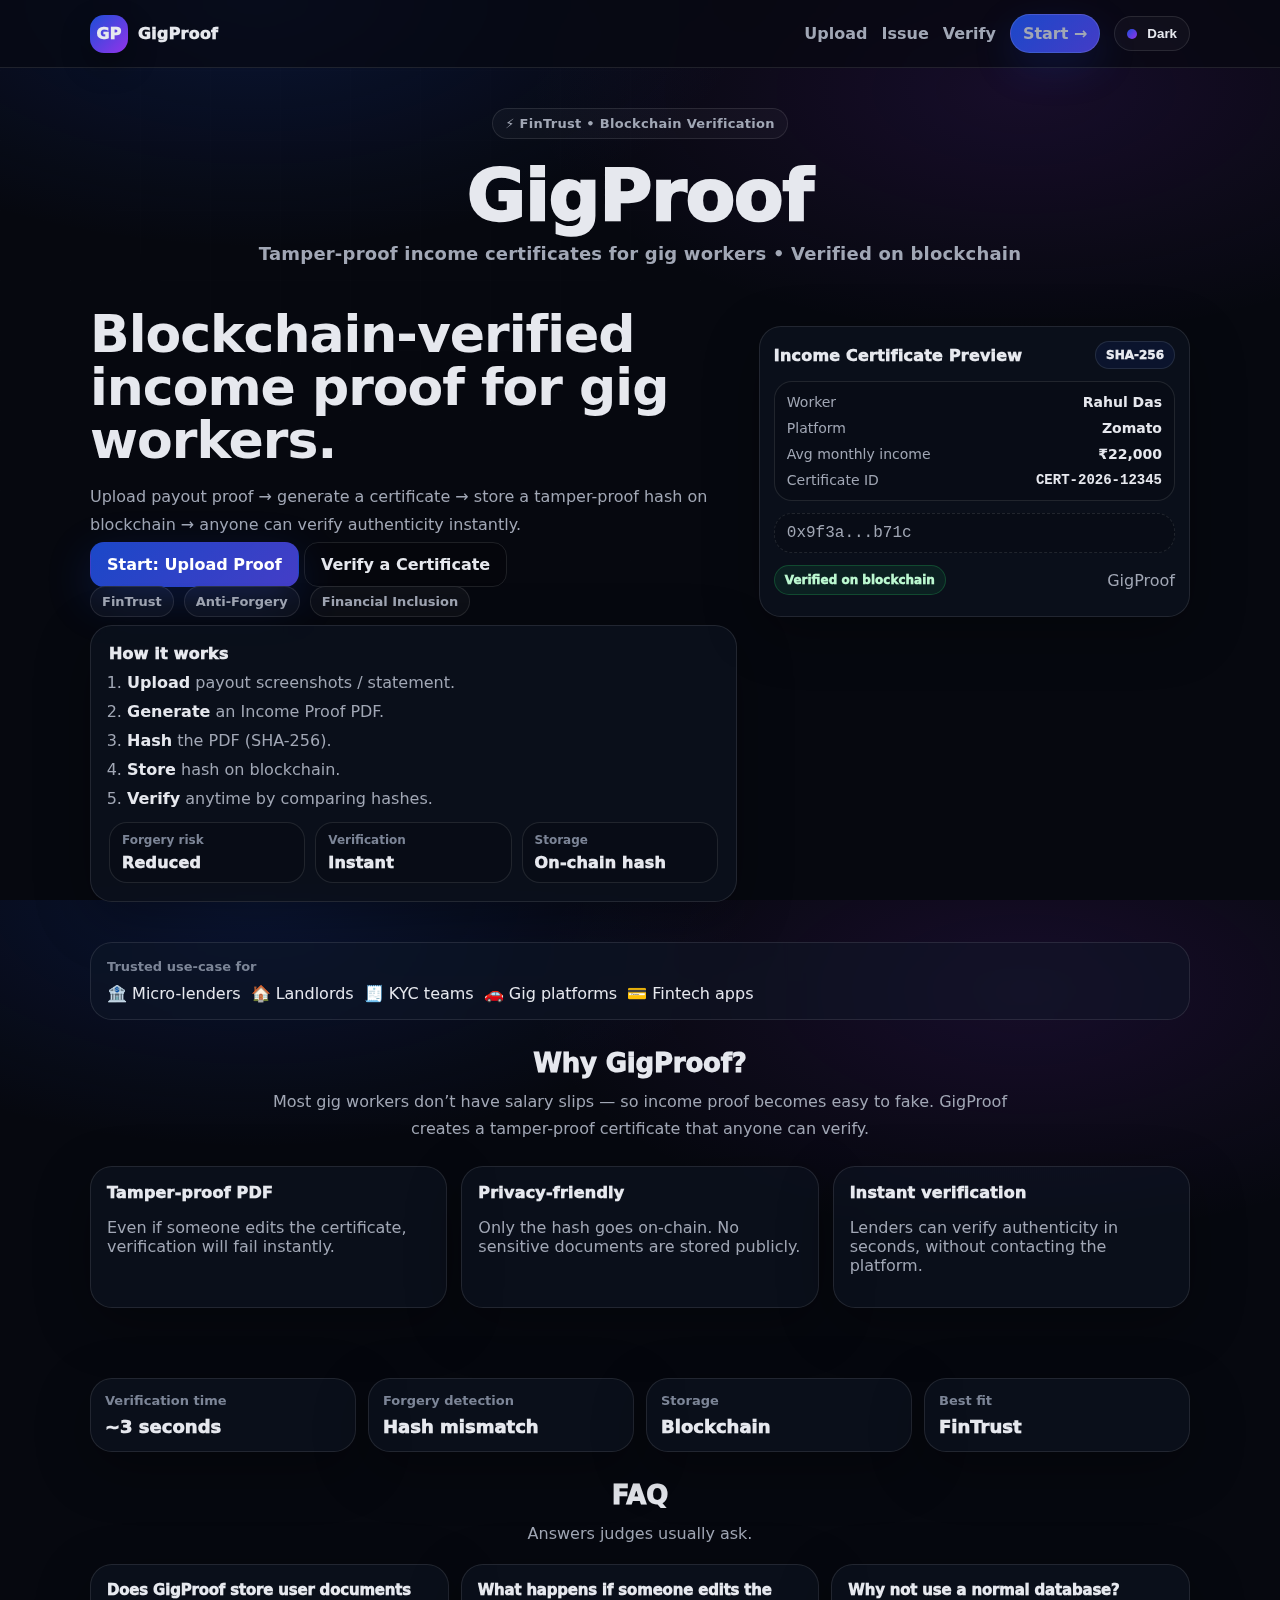
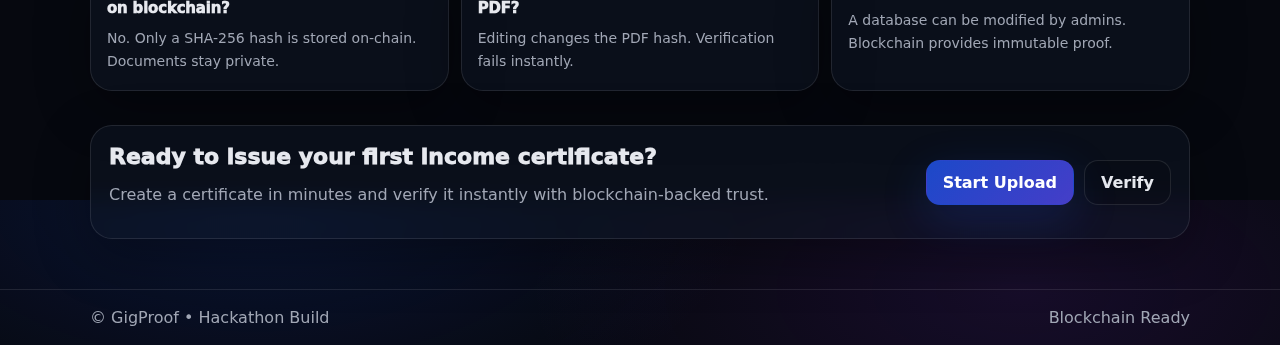
<file: index.html>
<!doctype html>
<html lang="en">
<head>
  <meta charset="UTF-8" />
  <meta name="viewport" content="width=device-width, initial-scale=1.0" />
  <title>GigProof • Home</title>
  <link rel="stylesheet" href="css/style.css" />
</head>
<body>
  <header class="nav">
    <div class="nav__inner">
      <a class="brand" href="index.html">
        <span class="brand__logo">GP</span>
        <span class="brand__name">GigProof</span>
      </a>
      <nav class="nav__links">
        <a href="upload.html">Upload</a>
        <a href="issue.html">Issue</a>
        <a href="verify.html">Verify</a>

        <a class="navCta" href="upload.html">Start →</a>

        <button class="themeBtn" id="themeToggle" type="button">
        <span class="themeDot"></span> Dark
        </button>
     </nav>

    </div>
  </header>

  <main class="container">

    <!-- Centered Title -->
    <section class="pageHead pageHead--center">
      <div class="badge">⚡ FinTrust • Blockchain Verification</div>
      <h2 class="siteTitle">GigProof</h2>
      <p class="tagline">
        Tamper-proof income certificates for gig workers • Verified on blockchain
      </p>
    </section>

    <!-- HERO -->
    <section class="hero hero--premium">
      <div class="hero__left">
        <h1>Blockchain-verified income proof for gig workers.</h1>

        <p class="muted heroDesc">
          Upload payout proof → generate a certificate → store a tamper-proof hash on blockchain →
          anyone can verify authenticity instantly.
        </p>

        <div class="hero__cta">
          <a class="btn btn--primary btn--glow" href="upload.html">Start: Upload Proof</a>
          <a class="btn btn--soft" href="verify.html">Verify a Certificate</a>
        </div>

        <div class="pillRow">
          <span class="pill">FinTrust</span>
          <span class="pill">Anti-Forgery</span>
          <span class="pill">Financial Inclusion</span>
        </div>
      </div>
      <div class="certMini">
  <div class="certMini__top">
    <div class="certMini__title">Income Certificate Preview</div>
    <div class="certMini__chip">SHA-256</div>
  </div>

  <div class="certMini__body">
    <div class="certMini__row">
      <span class="muted">Worker</span>
      <b>Rahul Das</b>
    </div>
    <div class="certMini__row">
      <span class="muted">Platform</span>
      <b>Zomato</b>
    </div>
    <div class="certMini__row">
      <span class="muted">Avg monthly income</span>
      <b>₹22,000</b>
    </div>
    <div class="certMini__row">
      <span class="muted">Certificate ID</span>
      <b class="mono">CERT-2026-12345</b>
    </div>
  </div>

  <div class="certMini__hash mono">
    0x9f3a...b71c
  </div>

  <div class="certMini__footer">
    <span class="certMini__stamp">Verified on blockchain</span>
    <span class="muted">GigProof</span>
  </div>
</div>


      <!-- HOW IT WORKS -->
      <div class="hero__right">
        <div class="card card--big card--float card--glass">
          <div class="card__title">How it works</div>

          <ol class="steps">
            <li><b>Upload</b> payout screenshots / statement.</li>
            <li><b>Generate</b> an Income Proof PDF.</li>
            <li><b>Hash</b> the PDF (SHA-256).</li>
            <li><b>Store</b> hash on blockchain.</li>
            <li><b>Verify</b> anytime by comparing hashes.</li>
          </ol>

          <div class="miniStatRow">
            <div class="miniStat">
              <div class="miniStat__k">Forgery risk</div>
              <div class="miniStat__v">Reduced</div>
            </div>
            <div class="miniStat">
              <div class="miniStat__k">Verification</div>
              <div class="miniStat__v">Instant</div>
            </div>
            <div class="miniStat">
              <div class="miniStat__k">Storage</div>
              <div class="miniStat__v">On-chain hash</div>
            </div>
          </div>
        </div>
      </div>
    </section>

    <div class="divider"></div>


    <!-- TRUST BAR -->
    <section class="trustBar">
      <div class="trustBar__label muted">Trusted use-case for</div>
      <div class="trustBar__row">
        <span class="trustPill">🏦 Micro-lenders</span>
        <span class="trustPill">🏠 Landlords</span>
        <span class="trustPill">🧾 KYC teams</span>
        <span class="trustPill">🚗 Gig platforms</span>
        <span class="trustPill">💳 Fintech apps</span>
      </div>
    </section>

    <div class="divider"></div>


    <!-- WHY -->
    <section class="sectionHead">
      <h3 class="sectionTitle">Why GigProof?</h3>
      <p class="muted sectionSub">
        Most gig workers don’t have salary slips — so income proof becomes easy to fake.
        GigProof creates a tamper-proof certificate that anyone can verify.
      </p>
    </section>

    <section class="grid grid--premium">
      <div class="card card--floatSmall card--glass">
        <div class="card__title">Tamper-proof PDF</div>
        <p class="muted">
          Even if someone edits the certificate, verification will fail instantly.
        </p>
      </div>

      <div class="card card--floatSmall card--glass">
        <div class="card__title">Privacy-friendly</div>
        <p class="muted">
          Only the hash goes on-chain. No sensitive documents are stored publicly.
        </p>
      </div>

      <div class="card card--floatSmall card--glass">
        <div class="card__title">Instant verification</div>
        <p class="muted">
          Lenders can verify authenticity in seconds, without contacting the platform.
        </p>
      </div>
    </section>

    <div class="divider"></div>


    <!-- STATS ROW -->
    <section class="statsRow">
      <div class="statCard">
        <div class="statCard__k">Verification time</div>
        <div class="statCard__v">~3 seconds</div>
      </div>
      <div class="statCard">
        <div class="statCard__k">Forgery detection</div>
        <div class="statCard__v">Hash mismatch</div>
      </div>
      <div class="statCard">
        <div class="statCard__k">Storage</div>
        <div class="statCard__v">Blockchain</div>
      </div>
      <div class="statCard">
        <div class="statCard__k">Best fit</div>
        <div class="statCard__v">FinTrust</div>
      </div>
    </section>

    <div class="divider"></div>


    <!-- FAQ -->
    <section class="sectionHead">
      <h3 class="sectionTitle">FAQ</h3>
      <p class="muted sectionSub">Answers judges usually ask.</p>
    </section>

    <section class="faq">
      <div class="faq__item card card--glass">
        <div class="faq__q">Does GigProof store user documents on blockchain?</div>
        <div class="faq__a muted">
          No. Only a SHA-256 hash is stored on-chain. Documents stay private.
        </div>
      </div>

      <div class="faq__item card card--glass">
        <div class="faq__q">What happens if someone edits the PDF?</div>
        <div class="faq__a muted">
          Editing changes the PDF hash. Verification fails instantly.
        </div>
      </div>

      <div class="faq__item card card--glass">
        <div class="faq__q">Why not use a normal database?</div>
        <div class="faq__a muted">
          A database can be modified by admins. Blockchain provides immutable proof.
        </div>
      </div>
    </section>

    <div class="divider"></div>


    <!-- FINAL CTA -->
    <section class="cta card card--glass softGlow">
      <div class="cta__left">
        <h3 class="cta__title">Ready to issue your first income certificate?</h3>
        <p class="muted">
          Create a certificate in minutes and verify it instantly with blockchain-backed trust.
        </p>
      </div>
      <div class="cta__right">
        <a class="btn btn--primary btn--glow" href="upload.html">Start Upload</a>
        <a class="btn btn--soft" href="verify.html">Verify</a>
      </div>
    </section>

  </main>

  <footer class="footer">
    <div class="container footer__inner">
      <span class="muted">© GigProof • Hackathon Build</span>
      <span class="muted">Blockchain Ready</span>
    </div>
  </footer>
  <script src="js/theme.js"></script>

</body>
</html>
</file>
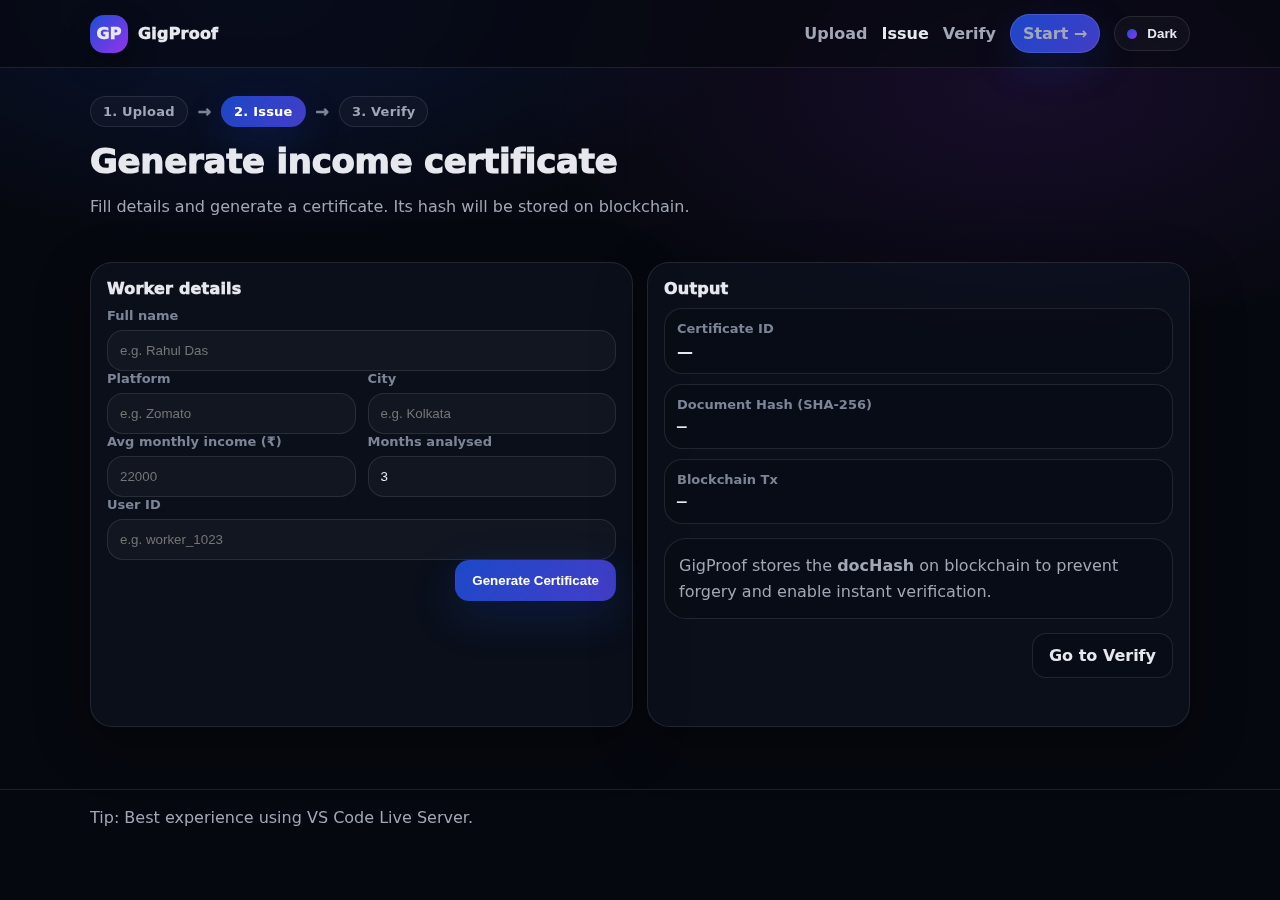
<file: issue.html>
<!doctype html>
<html lang="en">
<head>
  <meta charset="UTF-8" />
  <meta name="viewport" content="width=device-width, initial-scale=1.0" />
  <title>GigProof • Issue</title>
  <link rel="stylesheet" href="css/style.css" />
</head>
<body>
  <header class="nav">
    <div class="nav__inner">
      <a class="brand" href="index.html">
        <span class="brand__logo">GP</span>
        <span class="brand__name">GigProof</span>
      </a>
      <nav class="nav__links">
        <a href="upload.html">Upload</a>
        <a class="active" href="issue.html">Issue</a>
        <a href="verify.html">Verify</a>

        <a class="navCta" href="upload.html">Start →</a>

        <button class="themeBtn" id="themeToggle" type="button">
        <span class="themeDot"></span> Dark
        </button>

      </nav>
    </div>
  </header>

  <main class="container">
    <section class="pageHead">
      <!-- Progress Tracker -->
      <div class="progress">
        <a class="progress__step" href="upload.html">1. Upload</a>
        <span class="progress__sep">→</span>
        <a class="progress__step active" href="issue.html">2. Issue</a>
        <span class="progress__sep">→</span>
        <a class="progress__step" href="verify.html">3. Verify</a>
      </div>

      <h2 class="pageTitle">Generate income certificate</h2>
      <p class="muted">Fill details and generate a certificate. Its hash will be stored on blockchain.</p>
    </section>

    <section class="grid grid--2">
      <div class="card card--glass">
        <div class="card__title">Worker details</div>

        <div class="field">
          <label>Full name</label>
          <input id="fullName" type="text" placeholder="e.g. Rahul Das" />
        </div>

        <div class="row">
          <div class="field">
            <label>Platform</label>
            <input id="platform2" type="text" placeholder="e.g. Zomato" />
          </div>
          <div class="field">
            <label>City</label>
            <input id="city" type="text" placeholder="e.g. Kolkata" />
          </div>
        </div>

        <div class="row">
          <div class="field">
            <label>Avg monthly income (₹)</label>
            <input id="income" type="number" min="0" placeholder="22000" />
          </div>
          <div class="field">
            <label>Months analysed</label>
            <input id="months2" type="number" min="1" max="24" value="3" />
          </div>
        </div>

        <div class="field">
          <label>User ID</label>
          <input id="userId" type="text" placeholder="e.g. worker_1023" />
        </div>

        <div class="row row--end">
          <button id="generateBtn" class="btn btn--primary btn--glow" type="button">
            Generate Certificate
          </button>
        </div>
      </div>

      <div class="card card--glass">
        <div class="card__title">Output</div>

        <div class="kv">
          <div class="kv__item">
            <div class="kv__k">Certificate ID</div>
            <div class="kv__v" id="certId">—</div>
          </div>

          <div class="kv__item">
            <div class="kv__k">Document Hash (SHA-256)</div>
            <div class="kv__v mono" id="docHash">—</div>
          </div>

          <div class="kv__item">
            <div class="kv__k">Blockchain Tx</div>
            <div class="kv__v mono" id="txHash">—</div>
          </div>
        </div>

        <div class="spacer"></div>

        <div class="result">
          <div class="muted" style="line-height:1.6;">
            GigProof stores the <b>docHash</b> on blockchain to prevent forgery and enable instant verification.
          </div>
        </div>

        <div class="spacer"></div>

        <div class="row row--end">
          <a class="btn btn--soft" href="verify.html">Go to Verify</a>
        </div>

        <div id="issueStatus" class="status"></div>
      </div>
    </section>
  </main>

  <footer class="footer">
    <div class="container footer__inner">
      <span class="muted">Tip: Best experience using VS Code Live Server.</span>
    </div>
  </footer>

  <script src="js/api.js"></script>
  <script src="js/issue.js"></script>
  <script src="js/theme.js"></script>

</body>
</html>
</file>
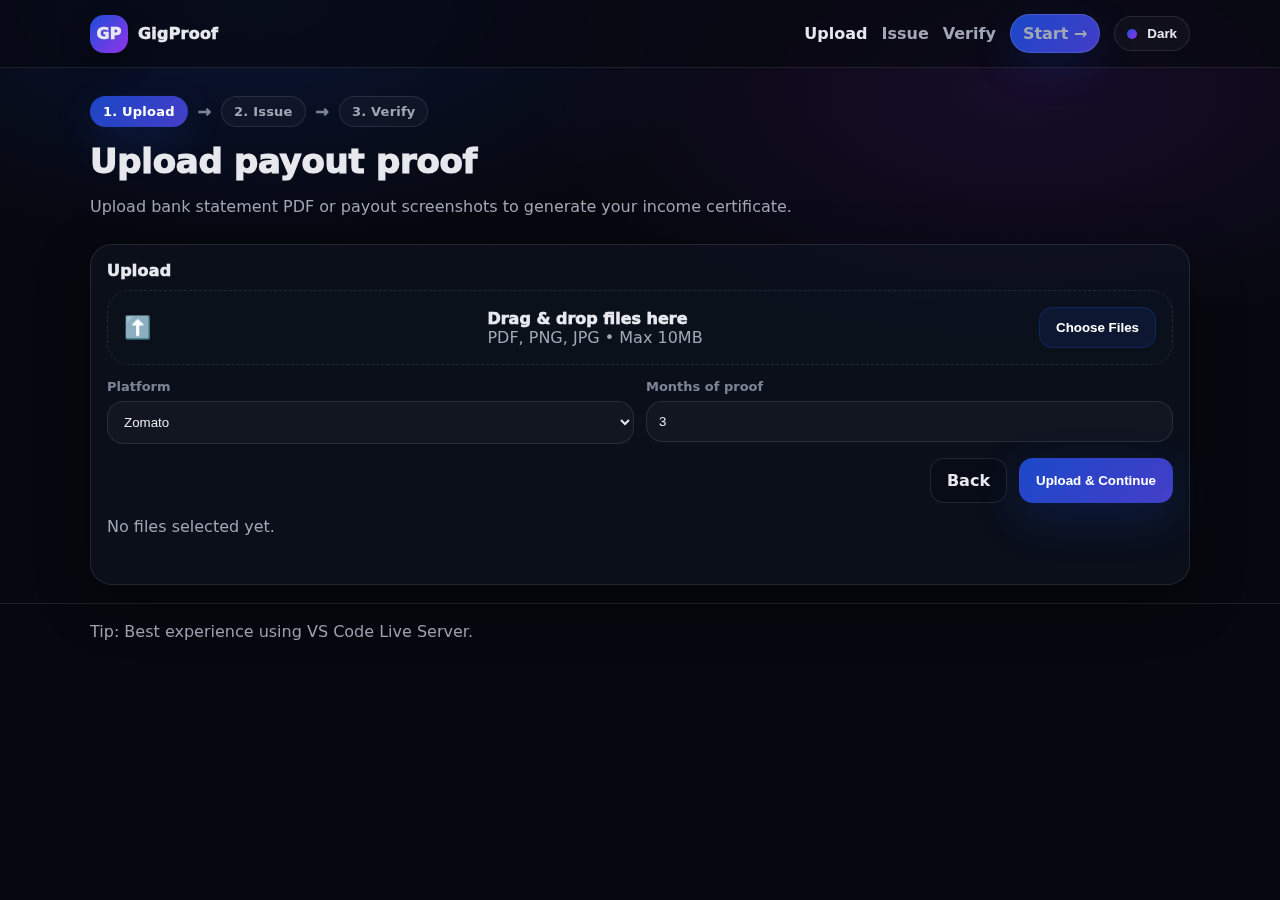
<file: upload.html>
<!doctype html>
<html lang="en">
<head>
  <meta charset="UTF-8" />
  <meta name="viewport" content="width=device-width, initial-scale=1.0" />
  <title>GigProof • Upload</title>
  <link rel="stylesheet" href="css/style.css" />
</head>
<body>
  <header class="nav">
    <div class="nav__inner">
      <a class="brand" href="index.html">
        <span class="brand__logo">GP</span>
        <span class="brand__name">GigProof</span>
      </a>
      <nav class="nav__links">
        <a class="active" href="upload.html">Upload</a>
        <a href="issue.html">Issue</a>
        <a href="verify.html">Verify</a>

        <a class="navCta" href="upload.html">Start →</a>


        <button class="themeBtn" id="themeToggle" type="button">
        <span class="themeDot"></span> Dark
        </button>

      </nav>
    </div>
  </header>

  <main class="container">
    <section class="pageHead">
      <!-- Progress Tracker -->
      <div class="progress">
        <a class="progress__step active" href="upload.html">1. Upload</a>
        <span class="progress__sep">→</span>
        <a class="progress__step" href="issue.html">2. Issue</a>
        <span class="progress__sep">→</span>
        <a class="progress__step" href="verify.html">3. Verify</a>
      </div>

      <h2 class="pageTitle">Upload payout proof</h2>
      <p class="muted">Upload bank statement PDF or payout screenshots to generate your income certificate.</p>
    </section>

    <section class="card card--glass">
      <div class="card__title">Upload</div>

      <div class="uploadBox" id="dropZone">
        <div class="uploadBox__icon">⬆️</div>
        <div>
          <div class="uploadBox__title">Drag & drop files here</div>
          <div class="muted">PDF, PNG, JPG • Max 10MB</div>
        </div>

        <input id="fileInput" class="hidden" type="file" accept=".pdf,image/*" multiple />
        <button id="chooseBtn" class="btn btn--primary" type="button">Choose Files</button>
      </div>

      <div class="spacer"></div>

      <div class="row">
        <div class="field">
          <label>Platform</label>
          <select id="platform">
            <option value="Zomato">Zomato</option>
            <option value="Swiggy">Swiggy</option>
            <option value="Rapido">Rapido</option>
            <option value="Uber">Uber</option>
            <option value="Freelance">Freelance</option>
            <option value="Other">Other</option>
          </select>
        </div>

        <div class="field">
          <label>Months of proof</label>
          <input id="months" type="number" min="1" max="24" value="3" />
        </div>
      </div>

      <div class="spacer"></div>

      <div class="row row--end">
        <a class="btn btn--soft" href="index.html">Back</a>
        <button id="uploadBtn" class="btn btn--primary btn--glow" type="button">Upload & Continue</button>
      </div>

      <div class="spacer"></div>

      <div id="fileList" class="fileList"></div>
      <div id="uploadStatus" class="status"></div>
    </section>
  </main>

  <footer class="footer">
    <div class="container footer__inner">
      <span class="muted">Tip: Best experience using VS Code Live Server.</span>
    </div>
  </footer>

  <script src="js/api.js"></script>
  <script src="js/upload.js"></script>
  <script src="js/theme.js"></script>

</body>
</html>
</file>
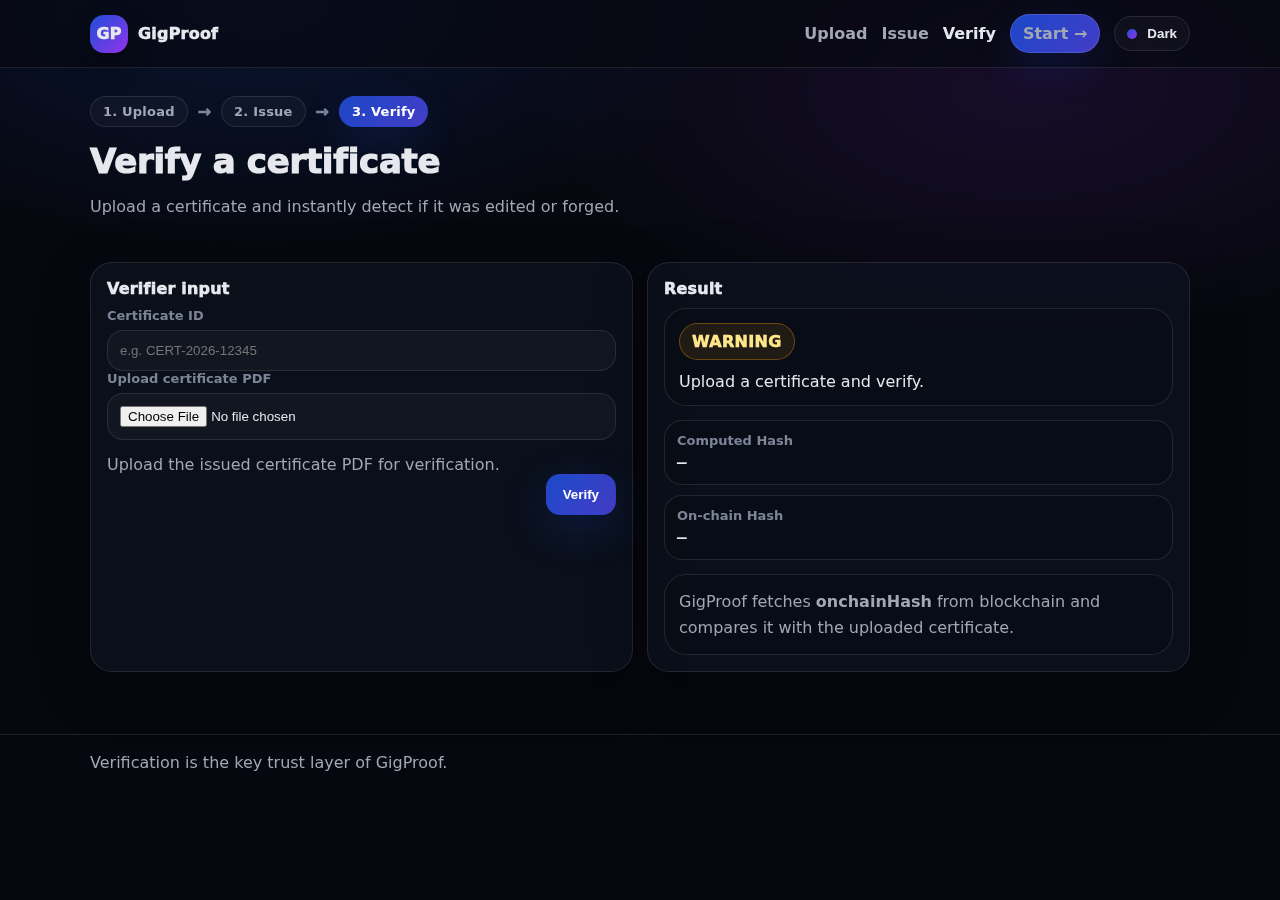
<file: verify.html>
<!doctype html>
<html lang="en">
<head>
  <meta charset="UTF-8" />
  <meta name="viewport" content="width=device-width, initial-scale=1.0" />
  <title>GigProof • Verify</title>
  <link rel="stylesheet" href="css/style.css" />
</head>
<body>
  <header class="nav">
    <div class="nav__inner">
      <a class="brand" href="index.html">
        <span class="brand__logo">GP</span>
        <span class="brand__name">GigProof</span>
      </a>
      <nav class="nav__links">
        <a href="upload.html">Upload</a>
        <a href="issue.html">Issue</a>
        <a class="active" href="verify.html">Verify</a>

         <a class="navCta" href="upload.html">Start →</a>

        <button class="themeBtn" id="themeToggle" type="button">
        <span class="themeDot"></span> Dark
        </button>

      </nav>
    </div>
  </header>

  <main class="container">
    <section class="pageHead">
      <!-- Progress Tracker -->
      <div class="progress">
        <a class="progress__step" href="upload.html">1. Upload</a>
        <span class="progress__sep">→</span>
        <a class="progress__step" href="issue.html">2. Issue</a>
        <span class="progress__sep">→</span>
        <a class="progress__step active" href="verify.html">3. Verify</a>
      </div>

      <h2 class="pageTitle">Verify a certificate</h2>
      <p class="muted">Upload a certificate and instantly detect if it was edited or forged.</p>
    </section>

    <section class="grid grid--2">
      <div class="card card--glass">
        <div class="card__title">Verifier input</div>

        <div class="field">
          <label>Certificate ID</label>
          <input id="verifyCertId" type="text" placeholder="e.g. CERT-2026-12345" />
        </div>

        <div class="field">
          <label>Upload certificate PDF</label>
          <input id="verifyFile" type="file" accept=".pdf" />
          <div class="muted" style="margin-top:8px;">
            Upload the issued certificate PDF for verification.
          </div>
        </div>

        <div class="row row--end">
          <button id="verifyBtn" class="btn btn--primary btn--glow" type="button">
            Verify
          </button>
        </div>

        <div id="verifyStatus" class="status"></div>
      </div>

      <div class="card card--glass">
        <div class="card__title">Result</div>

        <div class="result" id="resultBox">
          <div class="result__badge warn" id="resultBadge">—</div>
          <div class="result__text" id="resultText">Upload a certificate and verify.</div>
        </div>

        <div class="spacer"></div>

        <div class="kv">
          <div class="kv__item">
            <div class="kv__k">Computed Hash</div>
            <div class="kv__v mono" id="computedHash">—</div>
          </div>

          <div class="kv__item">
            <div class="kv__k">On-chain Hash</div>
            <div class="kv__v mono" id="onchainHash">—</div>
          </div>
        </div>

        <div class="spacer"></div>

        <div class="result">
          <div class="muted" style="line-height:1.6;">
            GigProof fetches <b>onchainHash</b> from blockchain and compares it with the uploaded certificate.
          </div>
        </div>
      </div>
    </section>
  </main>

  <footer class="footer">
    <div class="container footer__inner">
      <span class="muted">Verification is the key trust layer of GigProof.</span>
    </div>
  </footer>

  <script src="js/api.js"></script>
  <script src="js/verify.js"></script>
  <script src="js/theme.js"></script>

</body>
</html>
</file>
<file: css/style.css>
/* =========================================================
   GigProof — Premium Linear-Style CSS
   Dark default + clean Light mode (Readable)
========================================================= */

/* =========================
   THEME TOKENS
========================= */

/* Default = DARK */
:root{
  --bg:#06080f;

  --text:#e6e8ee;
  --muted:#a1a7b5;
  --muted2:#7c8597;

  --blue:#1d4ed8;
  --violet:#9333ea;

  --ok:#22c55e;
  --bad:#ef4444;
  --warn:#f59e0b;

  --card: rgba(16,24,39,0.45);
  --card2: rgba(255,255,255,0.03);
  --border: rgba(255,255,255,0.10);

  --navbg: rgba(6,8,15,0.65);

  --pillbg: rgba(255,255,255,0.03);
  --softbg: rgba(0,0,0,0.14);

  --shadow: 0 16px 55px rgba(0,0,0,0.32);
}

/* LIGHT MODE */
html[data-theme="light"]{
  --bg:#f7f8fb;

  --text:#0b1020;
  --muted:#334155;
  --muted2:#64748b;

  --card: rgba(255,255,255,0.88);
  --card2: rgba(255,255,255,0.94);
  --border: rgba(15,23,42,0.12);

  --navbg: rgba(247,248,251,0.75);

  --pillbg: rgba(15,23,42,0.04);
  --softbg: rgba(15,23,42,0.03);

  --shadow: 0 14px 40px rgba(15,23,42,0.08);
}

/* =========================
   GLOBAL
========================= */

*{box-sizing:border-box}
html,body{height:100%}

body{
  margin:0;
  font-family: ui-sans-serif, system-ui, -apple-system, Segoe UI, Roboto, Arial;
  color:var(--text);
  background: var(--bg);
}

a{color:inherit;text-decoration:none}
.container{width:min(1100px,92vw);margin:0 auto}

.muted{color:var(--muted)}
.hidden{display:none}
.spacer{height:14px}

.mono{
  font-family: ui-monospace, SFMono-Regular, Menlo, Monaco, Consolas,
  "Liberation Mono", "Courier New", monospace;
}

/* Dark premium gradients */
html:not([data-theme="light"]) body{
  background:
    radial-gradient(900px 450px at 20% 0%, rgba(29,78,216,0.18) 0%, rgba(6,8,15,0) 55%),
    radial-gradient(900px 450px at 80% 10%, rgba(147,51,234,0.12) 0%, rgba(6,8,15,0) 55%),
    var(--bg);
}

/* Light subtle gradients */
html[data-theme="light"] body{
  background:
    radial-gradient(900px 450px at 20% 0%, rgba(29,78,216,0.10) 0%, rgba(247,248,251,0) 60%),
    radial-gradient(900px 450px at 80% 10%, rgba(147,51,234,0.06) 0%, rgba(247,248,251,0) 60%),
    var(--bg);
}

/* Subtle grid (Linear vibe) */
body::before{
  content:"";
  position:fixed;
  inset:0;
  pointer-events:none;
  z-index:-1;
  opacity:0.22;
  background-image:
    linear-gradient(rgba(255,255,255,0.05) 1px, transparent 1px),
    linear-gradient(90deg, rgba(255,255,255,0.05) 1px, transparent 1px);
  background-size: 70px 70px;
  mask-image: radial-gradient(circle at 30% 10%, rgba(0,0,0,1), rgba(0,0,0,0) 70%);
}

html[data-theme="light"] body::before{
  opacity:0.18;
  background-image:
    linear-gradient(rgba(15,23,42,0.08) 1px, transparent 1px),
    linear-gradient(90deg, rgba(15,23,42,0.08) 1px, transparent 1px);
}

/* =========================
   NAV
========================= */

.nav{
  position:sticky;
  top:0;
  z-index:50;
  backdrop-filter: blur(14px);
  background: var(--navbg);
  border-bottom:1px solid var(--border);
}

.nav__inner{
  width:min(1100px,92vw);
  margin:0 auto;
  display:flex;
  align-items:center;
  justify-content:space-between;
  padding:14px 0;
}

.brand{display:flex;gap:10px;align-items:center}

.brand__logo{
  width:38px;
  height:38px;
  border-radius:14px;
  display:grid;
  place-items:center;
  background: linear-gradient(135deg, var(--blue), var(--violet));
  font-weight:1000;
  box-shadow: 0 12px 30px rgba(0,0,0,0.30);
}

.brand__name{font-weight:1000;letter-spacing:0.2px}

.nav__links{display:flex;gap:14px;align-items:center}

.nav__links a{
  color: var(--muted);
  font-weight:800;
}
.nav__links a:hover{color:var(--text)}
.nav__links a.active{color:var(--text)}

/* Sticky CTA in nav */
.navCta{
  padding:9px 12px;
  border-radius:999px;
  font-weight:1000;
  border:1px solid rgba(255,255,255,0.12);
  background: linear-gradient(135deg, rgba(29,78,216,0.92), rgba(79,70,229,0.86));
  color:white;
  box-shadow: 0 14px 40px rgba(29,78,216,0.18);
  transition: transform 0.15s ease, box-shadow 0.15s ease;
}

.navCta:hover{
  transform: translateY(-1px);
  box-shadow: 0 18px 55px rgba(29,78,216,0.22);
}

/* Theme toggle */
.themeBtn{
  display:inline-flex;
  align-items:center;
  gap:10px;
  padding:9px 12px;
  border-radius:999px;
  border:1px solid var(--border);
  background: var(--pillbg);
  color: var(--text);
  font-weight:900;
  cursor:pointer;
  transition: transform 0.15s ease;
}

.themeBtn:hover{transform: translateY(-1px)}

.themeDot{
  width:10px;
  height:10px;
  border-radius:999px;
  background: linear-gradient(135deg, rgba(29,78,216,1), rgba(147,51,234,1));
}

/* =========================
   PAGE HEAD
========================= */

.pageHead{padding:28px 0 12px}

.pageTitle{
  font-size:34px;
  margin:12px 0 10px;
  font-weight:1000;
  letter-spacing:-0.3px;
}

/* Center title on homepage */
.pageHead--center{
  text-align:center;
  padding-top:40px;
  padding-bottom:16px;
}

.badge{
  display:inline-block;
  padding:7px 12px;
  border-radius:999px;
  border:1px solid var(--border);
  background: var(--pillbg);
  color: var(--muted);
  font-weight:900;
  font-size:13px;
  letter-spacing:0.3px;
}

.siteTitle{
  font-size:72px;
  margin:14px 0 6px;
  letter-spacing:-1px;
  font-weight:1000;
}

.tagline{
  margin:0;
  font-size:18px;
  font-weight:800;
  letter-spacing:0.2px;
  color: var(--muted);
}

/* =========================
   HERO
========================= */

.hero{
  display:grid;
  grid-template-columns:1.2fr 0.8fr;
  gap:22px;
  padding:10px 0 12px;
}

.hero--premium{margin-top:18px}

.hero h1{
  font-size:52px;
  line-height:1.02;
  margin:0 0 12px;
  letter-spacing:-1px;
}

.heroDesc{
  font-size:16px;
  line-height:1.75;
  max-width: 620px;
  color: var(--muted);
}

/* =========================
   BUTTONS
========================= */

.btn{
  padding:12px 16px;
  border-radius:14px;
  border:1px solid var(--border);
  background: var(--pillbg);
  font-weight:900;
  cursor:pointer;
  transition: transform 0.15s ease, box-shadow 0.15s ease, border-color 0.15s ease;
  color: var(--text);
}

.btn:hover{
  transform: translateY(-2px);
  border-color: rgba(255,255,255,0.16);
}

.btn--primary{
  background: linear-gradient(135deg, rgba(29,78,216,0.92), rgba(79,70,229,0.86));
  border-color: transparent;
  color:white;
  position: relative;
  overflow: hidden;
}

.btn--primary::after{
  content:"";
  position:absolute;
  inset:-40px;
  background: radial-gradient(circle at 30% 20%, rgba(255,255,255,0.22), rgba(255,255,255,0) 60%);
  opacity:0;
  transition: opacity 0.2s ease;
}

.btn--primary:hover::after{opacity:1}

.btn--soft{
  background: var(--softbg);
}

.btn--glow{
  box-shadow: 0 14px 45px rgba(29,78,216,0.22);
}

.btn:active{
  transform: translateY(0px) scale(0.98);
}

/* =========================
   PILLS
========================= */

.pillRow{display:flex;gap:10px;flex-wrap:wrap;margin-top:12px}

.pill{
  padding:7px 11px;
  border-radius:999px;
  border:1px solid var(--border);
  background: var(--pillbg);
  color: var(--muted);
  font-weight:900;
  font-size:13px;
  backdrop-filter: blur(10px);
}

/* =========================
   GRID + CARDS
========================= */

.grid{
  display:grid;
  grid-template-columns:repeat(3,1fr);
  gap:14px;
  padding:18px 0 44px;
}

.grid--2{grid-template-columns:repeat(2,1fr)}
.grid--premium{padding-top:26px}

.card{
  border-radius:22px;
  padding:16px;
  border:1px solid var(--border);
  background: var(--card);
  box-shadow: var(--shadow);
  transition: transform 0.15s ease, box-shadow 0.15s ease, border-color 0.15s ease;
}

.card--big{padding:18px}
.card__title{
  font-weight:1000;
  margin-bottom:10px;
  letter-spacing:0.2px;
  font-size:16px;
}

.card--glass{backdrop-filter: blur(12px)}

.card--float{
  transform: translateY(-14px);
}

.card--floatSmall{
  transform: translateY(-8px);
}

.card:hover{
  transform: translateY(-2px);
  border-color: rgba(255,255,255,0.14);
}

/* =========================
   STEPS + MINI STATS
========================= */

.steps{
  margin:0;
  padding-left:18px;
  color: var(--muted);
}
.steps li{margin:10px 0}
.steps b{color:var(--text)}

.miniStatRow{
  display:grid;
  grid-template-columns:repeat(3,1fr);
  gap:10px;
  margin-top:14px;
}

.miniStat{
  padding:10px 12px;
  border-radius:18px;
  border:1px solid var(--border);
  background: var(--softbg);
}

.miniStat__k{
  font-size:12px;
  font-weight:900;
  color: var(--muted2);
  margin-bottom:6px;
}

.miniStat__v{
  font-weight:1000;
  color: var(--text);
  letter-spacing:0.2px;
}

/* =========================
   FORMS
========================= */

.field{display:flex;flex-direction:column;gap:7px;flex:1}

label{
  font-weight:900;
  color: var(--muted2);
  font-size:13px;
}

input,select{
  padding:12px 12px;
  border-radius:16px;
  border:1px solid var(--border);
  background: var(--card2);
  color:var(--text);
  outline:none;
}

input:focus,select:focus{
  border-color: rgba(29,78,216,0.55);
  box-shadow: 0 0 0 4px rgba(29,78,216,0.12);
}

select{cursor:pointer}

.row{display:flex;gap:12px;flex-wrap:wrap}
.row--end{justify-content:flex-end}

/* =========================
   UPLOAD BOX
========================= */

.uploadBox{
  display:flex;
  align-items:center;
  justify-content:space-between;
  gap:14px;
  padding:16px;
  border-radius:22px;
  border:1px dashed var(--border);
  background: var(--softbg);
  backdrop-filter: blur(14px);
}

.uploadBox__icon{font-size:22px}
.uploadBox__title{font-weight:1000}

/* Choose button */
#chooseBtn{
  background: rgba(29,78,216,0.12);
  border-color: rgba(29,78,216,0.28);
}

#chooseBtn:hover{
  background: rgba(29,78,216,0.18);
}

/* =========================
   FILE LIST
========================= */

.fileList{display:flex;flex-direction:column;gap:8px}

.fileItem{
  padding:10px 12px;
  border-radius:18px;
  border:1px solid var(--border);
  background: var(--softbg);
  display:flex;
  justify-content:space-between;
  gap:10px;
}

.fileItem__name{font-weight:900}
.fileItem__meta{color:var(--muted2);font-size:13px}

.status{margin-top:12px;color:var(--muted);min-height:20px}

/* =========================
   OUTPUT BOXES
========================= */

.kv{display:flex;flex-direction:column;gap:10px}

.kv__item{
  border:1px solid var(--border);
  border-radius:18px;
  padding:12px;
  background: var(--softbg);
}

.kv__k{
  color:var(--muted2);
  font-weight:900;
  font-size:13px;
  margin-bottom:6px;
}

.kv__v{font-weight:900;word-break:break-word}

/* =========================
   VERIFY RESULT
========================= */

.result{
  border:1px solid var(--border);
  border-radius:22px;
  padding:14px;
  background: var(--softbg);
}

.result__badge{
  display:inline-flex;
  align-items:center;
  gap:8px;
  padding:8px 12px;
  border-radius:999px;
  font-weight:1000;
  margin-bottom:12px;
  border:1px solid var(--border);
  background: var(--pillbg);
  letter-spacing:0.3px;
}

.result__badge.ok{
  border-color: rgba(34,197,94,0.35);
  background: rgba(34,197,94,0.10);
  color: #16a34a;
}

html:not([data-theme="light"]) .result__badge.ok{
  color:#bbf7d0;
}

.result__badge.bad{
  border-color: rgba(239,68,68,0.35);
  background: rgba(239,68,68,0.10);
  color: #b91c1c;
}

html:not([data-theme="light"]) .result__badge.bad{
  color:#fecaca;
}

.result__badge.warn{
  border-color: rgba(245,158,11,0.35);
  background: rgba(245,158,11,0.10);
  color: #b45309;
}

html:not([data-theme="light"]) .result__badge.warn{
  color:#fde68a;
}

/* =========================
   PROGRESS TRACKER
========================= */

.progress{
  display:flex;
  align-items:center;
  gap:10px;
  margin-bottom:14px;
  flex-wrap:wrap;
}

.progress__step{
  padding:7px 12px;
  border-radius:999px;
  border:1px solid var(--border);
  background: var(--pillbg);
  color: var(--muted);
  font-weight:900;
  font-size:13px;
  letter-spacing:0.2px;
  transition: transform 0.15s ease, border-color 0.15s ease;
}

.progress__step:hover{
  transform: translateY(-1px);
  border-color: rgba(255,255,255,0.18);
  color: var(--text);
}

.progress__step.active{
  background: linear-gradient(135deg, rgba(29,78,216,0.90), rgba(79,70,229,0.85));
  border-color: transparent;
  color: white;
  box-shadow: 0 16px 40px rgba(29,78,216,0.20);
}

.progress__sep{
  color: var(--muted2);
  font-weight:1000;
}

/* =========================
   PREMIUM HOMEPAGE SECTIONS
========================= */

.sectionHead{
  padding: 18px 0 6px;
  text-align: center;
}

.sectionTitle{
  margin:0 0 10px;
  font-size:26px;
  font-weight:1000;
  letter-spacing:-0.2px;
}

.sectionSub{
  margin:0 auto;
  max-width: 760px;
  line-height: 1.7;
  color: var(--muted);
}

/* Trust bar */
.trustBar{
  margin: 14px 0 10px;
  padding: 16px;
  border-radius: 22px;
  border: 1px solid var(--border);
  background: var(--card);
  backdrop-filter: blur(16px);
}

.trustBar__label{
  font-weight:900;
  font-size:13px;
  margin-bottom:10px;
  color: var(--muted2);
}

.trustBar__row{
  display:flex;
  gap:10px;
  flex-wrap:wrap;
}

/* Stats */
.statsRow{
  display:grid;
  grid-template-columns: repeat(4, 1fr);
  gap:12px;
  margin: 18px 0 10px;
}

.statCard{
  border-radius:22px;
  padding:14px;
  border:1px solid var(--border);
  background: var(--card);
  backdrop-filter: blur(16px);
  box-shadow: var(--shadow);
}

.statCard__k{
  font-size:13px;
  font-weight:900;
  color: var(--muted2);
  margin-bottom:8px;
}

.statCard__v{
  font-size:18px;
  font-weight:1000;
  color:var(--text);
}

/* FAQ */
.faq{
  display:grid;
  grid-template-columns: repeat(3, 1fr);
  gap:12px;
  padding: 10px 0 24px;
}

.faq__q{
  font-weight:1000;
  margin-bottom:10px;
  font-size:15px;
  letter-spacing:-0.2px;
}

.faq__a{
  line-height:1.7;
  color: var(--muted);
  font-size:14px;
}

/* CTA */
.cta{
  display:flex;
  align-items:center;
  justify-content:space-between;
  gap:16px;
  padding:18px;
  margin: 10px 0 50px;
  border-radius:22px;
  border:1px solid var(--border);
  background: var(--card);
  box-shadow: var(--shadow);
}

.cta__title{
  margin:0 0 8px;
  font-size:22px;
  font-weight:1000;
}

.cta__right{
  display:flex;
  gap:10px;
  flex-wrap:wrap;
}

/* =========================
   CERTIFICATE MINI MOCKUP
========================= */

.certMini{
  margin-top:18px;
  border-radius:22px;
  border:1px solid var(--border);
  background: var(--card);
  backdrop-filter: blur(16px);
  padding:14px;
  box-shadow: var(--shadow);
  max-width: 520px;
}

.certMini__top{
  display:flex;
  justify-content:space-between;
  align-items:center;
  margin-bottom:12px;
}

.certMini__title{
  font-weight:1000;
  letter-spacing:0.2px;
}

.certMini__chip{
  padding:6px 10px;
  border-radius:999px;
  font-weight:1000;
  font-size:12px;
  border:1px solid var(--border);
  background: rgba(29,78,216,0.10);
  color: var(--text);
}

.certMini__body{
  display:flex;
  flex-direction:column;
  gap:10px;
  padding:12px;
  border-radius:18px;
  border:1px solid var(--border);
  background: var(--softbg);
}

.certMini__row{
  display:flex;
  justify-content:space-between;
  gap:12px;
  font-size:14px;
  color: var(--muted);
}

.certMini__row b{
  color: var(--text);
}

.certMini__hash{
  margin-top:12px;
  padding:10px 12px;
  border-radius:18px;
  border:1px dashed var(--border);
  background: var(--softbg);
  color: var(--muted);
}

.certMini__footer{
  margin-top:12px;
  display:flex;
  justify-content:space-between;
  align-items:center;
}

.certMini__stamp{
  padding:7px 10px;
  border-radius:999px;
  font-weight:1000;
  font-size:12px;
  border:1px solid rgba(34,197,94,0.25);
  background: rgba(34,197,94,0.10);
  color: #16a34a;
}

html:not([data-theme="light"]) .certMini__stamp{
  color:#bbf7d0;
}

/* =========================
   FOOTER
========================= */

.footer{
  border-top:1px solid var(--border);
  padding:18px 0;
  margin-top:18px;
}

.footer__inner{
  display:flex;
  justify-content:space-between;
  gap:12px;
  flex-wrap:wrap;
  color: var(--muted);
}

/* =========================
   ANIMATIONS
========================= */

@keyframes fadeUp {
  from { opacity: 0; transform: translateY(14px); }
  to   { opacity: 1; transform: translateY(0px); }
}

.hero__left, .hero__right,
.trustBar, .sectionHead, .grid--premium,
.statsRow, .faq, .cta{
  animation: fadeUp 0.55s ease both;
}

/* =========================
   RESPONSIVE
========================= */

@media (max-width: 900px){
  .hero{grid-template-columns:1fr}
  .grid{grid-template-columns:1fr}
  .grid--2{grid-template-columns:1fr}
  .hero h1{font-size:38px}
  .siteTitle{font-size:52px}
  .miniStatRow{grid-template-columns:1fr}
  .statsRow{grid-template-columns:1fr}
  .faq{grid-template-columns:1fr}
  .cta{flex-direction:column;align-items:flex-start}
}

@media (max-width: 650px){

  .nav__inner{
    flex-direction: column;
    gap: 12px;
    align-items: flex-start;
    padding: 14px 0;
  }

  .nav__links{
    width: 100%;
    justify-content: space-between;
    flex-wrap: wrap;
    gap: 10px;
  }

  .navCta, .themeBtn{
    width: 100%;
    justify-content: center;
  }

  .hero h1{
    font-size: 34px;
  }

  .siteTitle{
    font-size: 48px;
  }

  .grid{
    grid-template-columns: 1fr !important;
  }

  .card{
    padding: 14px;
  }

  .progress{
    width: 100%;
    overflow-x: auto;
    padding-bottom: 6px;
  }
}
</file>
